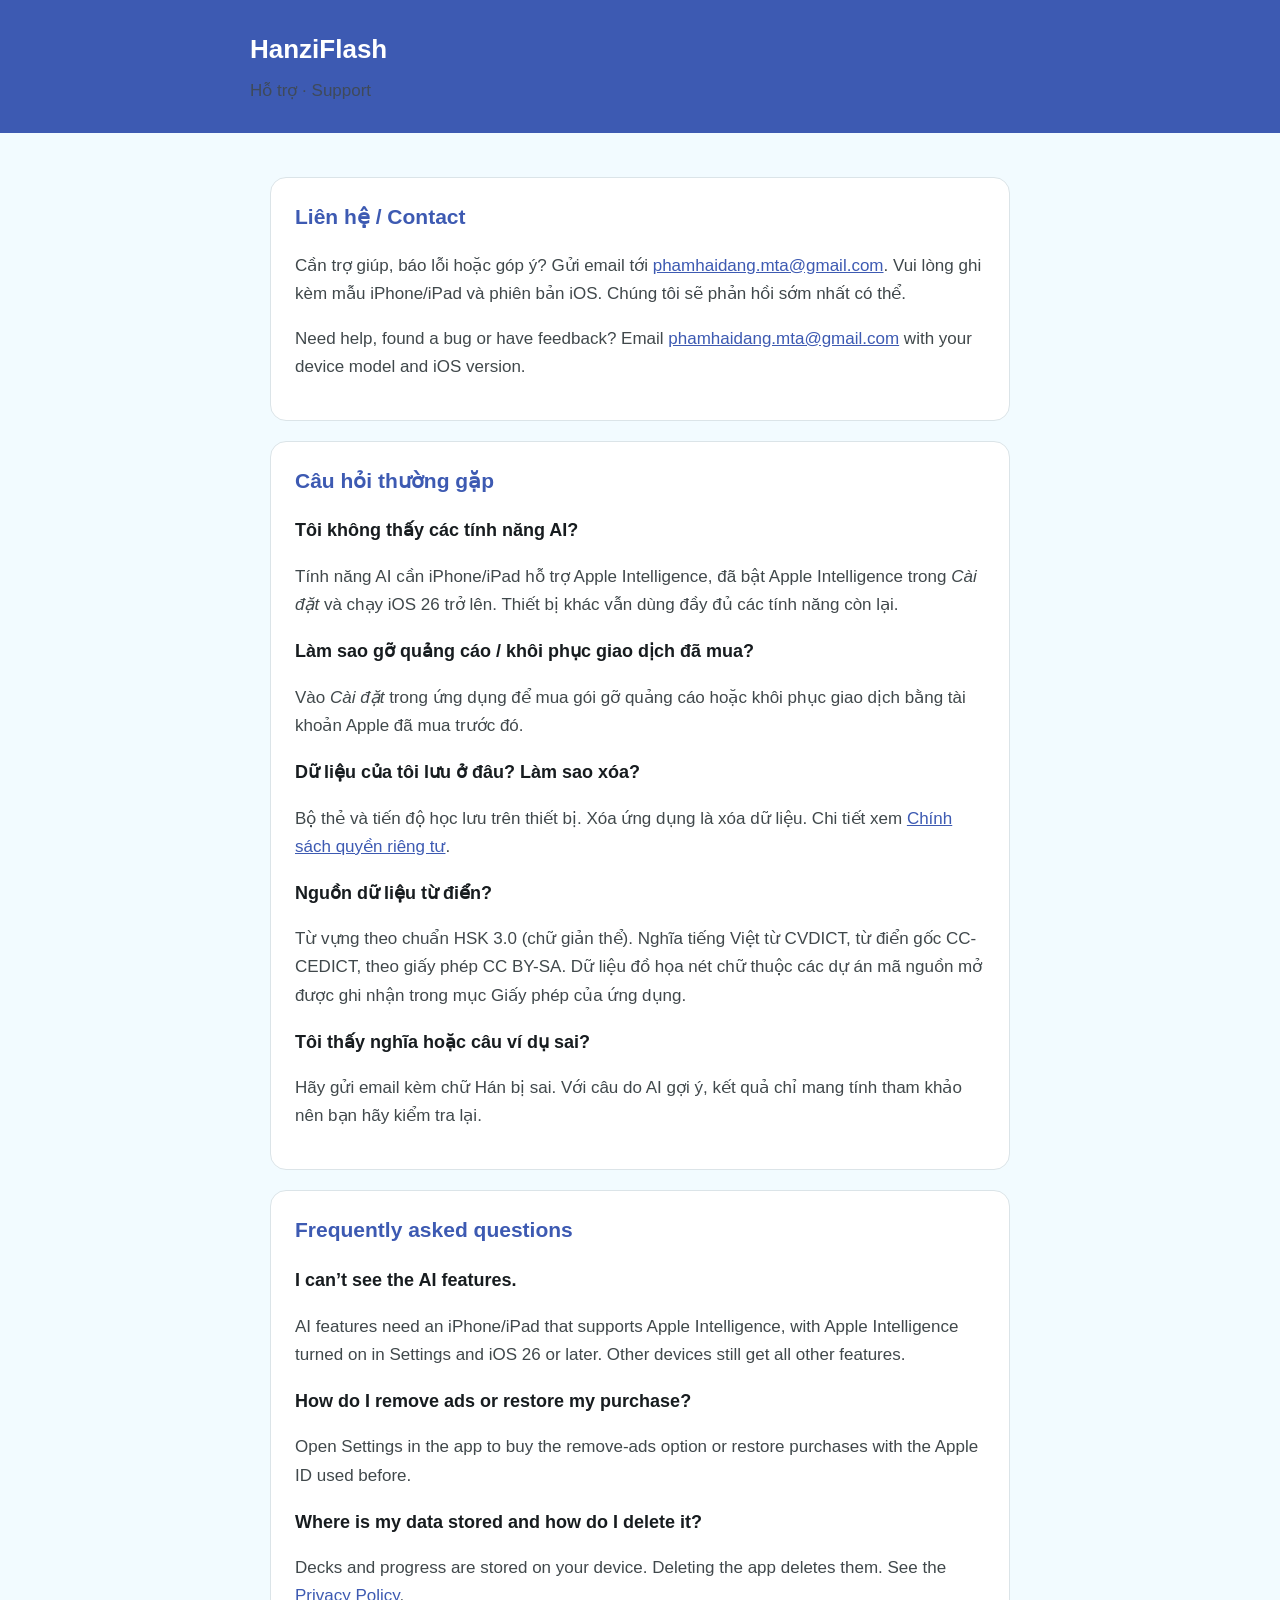
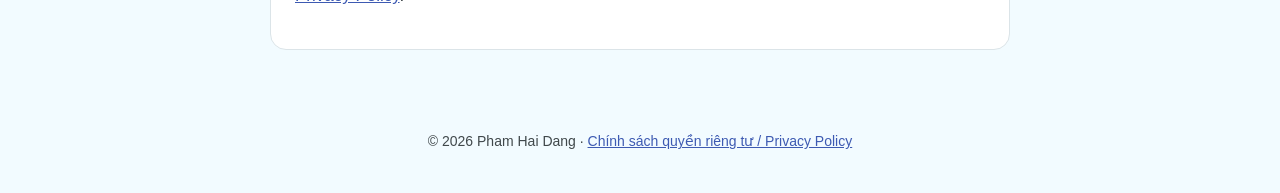
<file: index.html>
<!doctype html><html lang="vi"><head><meta charset="utf-8"><meta name="viewport" content="width=device-width,initial-scale=1">
<title>HanziFlash – Hỗ trợ / Support</title><link rel="stylesheet" href="style.css"></head><body>
<header><div class="in"><h1>HanziFlash</h1><p>Hỗ trợ · Support</p></div></header>
<main>
<section><h2>Liên hệ / Contact</h2>
<p>Cần trợ giúp, báo lỗi hoặc góp ý? Gửi email tới <a href="mailto:phamhaidang.mta@gmail.com">phamhaidang.mta@gmail.com</a>. Vui lòng ghi kèm mẫu iPhone/iPad và phiên bản iOS. Chúng tôi sẽ phản hồi sớm nhất có thể.</p>
<p>Need help, found a bug or have feedback? Email <a href="mailto:phamhaidang.mta@gmail.com">phamhaidang.mta@gmail.com</a> with your device model and iOS version.</p></section>

<section><h2>Câu hỏi thường gặp</h2>
<h3>Tôi không thấy các tính năng AI?</h3>
<p>Tính năng AI cần iPhone/iPad hỗ trợ Apple Intelligence, đã bật Apple Intelligence trong <i>Cài đặt</i> và chạy iOS 26 trở lên. Thiết bị khác vẫn dùng đầy đủ các tính năng còn lại.</p>
<h3>Làm sao gỡ quảng cáo / khôi phục giao dịch đã mua?</h3>
<p>Vào <i>Cài đặt</i> trong ứng dụng để mua gói gỡ quảng cáo hoặc khôi phục giao dịch bằng tài khoản Apple đã mua trước đó.</p>
<h3>Dữ liệu của tôi lưu ở đâu? Làm sao xóa?</h3>
<p>Bộ thẻ và tiến độ học lưu trên thiết bị. Xóa ứng dụng là xóa dữ liệu. Chi tiết xem <a href="privacy.html">Chính sách quyền riêng tư</a>.</p>
<h3>Nguồn dữ liệu từ điển?</h3>
<p>Từ vựng theo chuẩn HSK 3.0 (chữ giản thể). Nghĩa tiếng Việt từ CVDICT, từ điển gốc CC-CEDICT, theo giấy phép CC BY-SA. Dữ liệu đồ họa nét chữ thuộc các dự án mã nguồn mở được ghi nhận trong mục Giấy phép của ứng dụng.</p>
<h3>Tôi thấy nghĩa hoặc câu ví dụ sai?</h3>
<p>Hãy gửi email kèm chữ Hán bị sai. Với câu do AI gợi ý, kết quả chỉ mang tính tham khảo nên bạn hãy kiểm tra lại.</p>
</section>

<section><h2>Frequently asked questions</h2>
<h3>I can’t see the AI features.</h3>
<p>AI features need an iPhone/iPad that supports Apple Intelligence, with Apple Intelligence turned on in Settings and iOS 26 or later. Other devices still get all other features.</p>
<h3>How do I remove ads or restore my purchase?</h3>
<p>Open Settings in the app to buy the remove-ads option or restore purchases with the Apple ID used before.</p>
<h3>Where is my data stored and how do I delete it?</h3>
<p>Decks and progress are stored on your device. Deleting the app deletes them. See the <a href="privacy.html">Privacy Policy</a>.</p>
</section>
</main>
<footer>© 2026 Pham Hai Dang · <a href="privacy.html">Chính sách quyền riêng tư / Privacy Policy</a></footer>
</body></html>
</file>
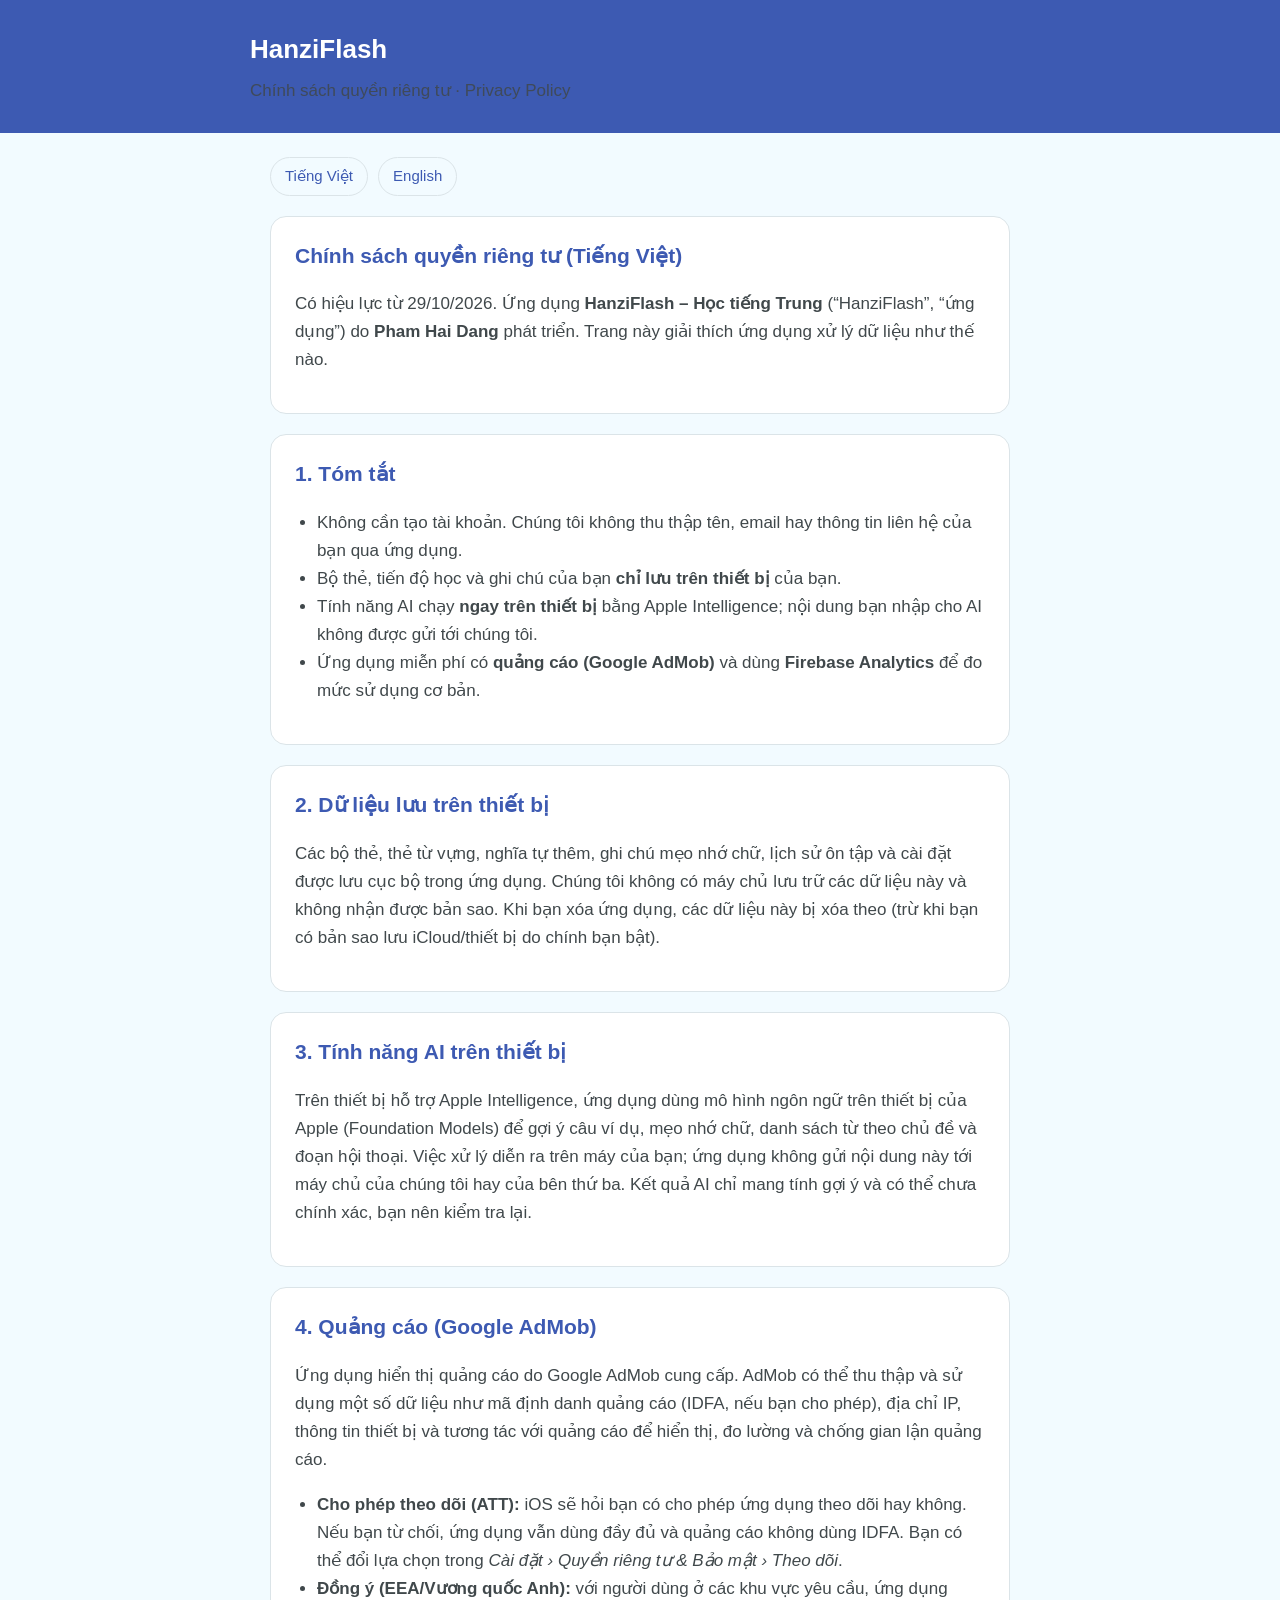
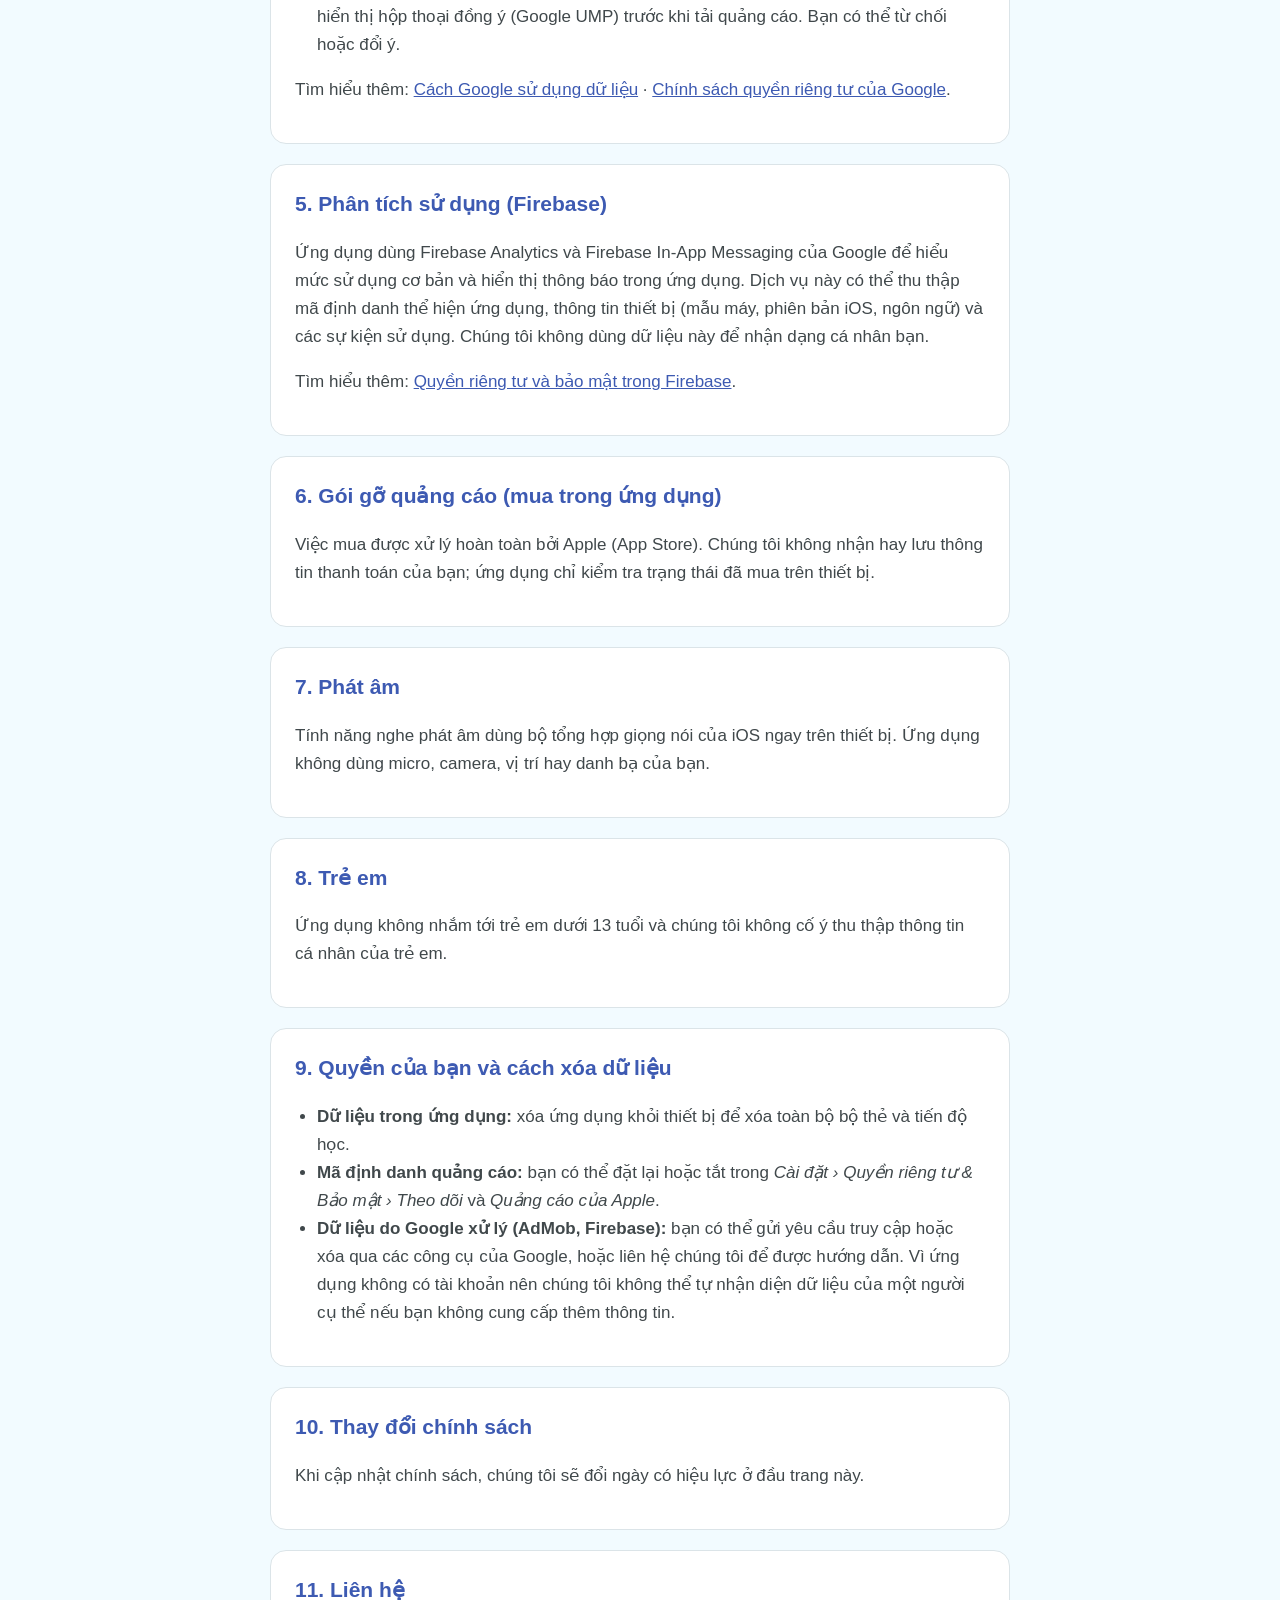
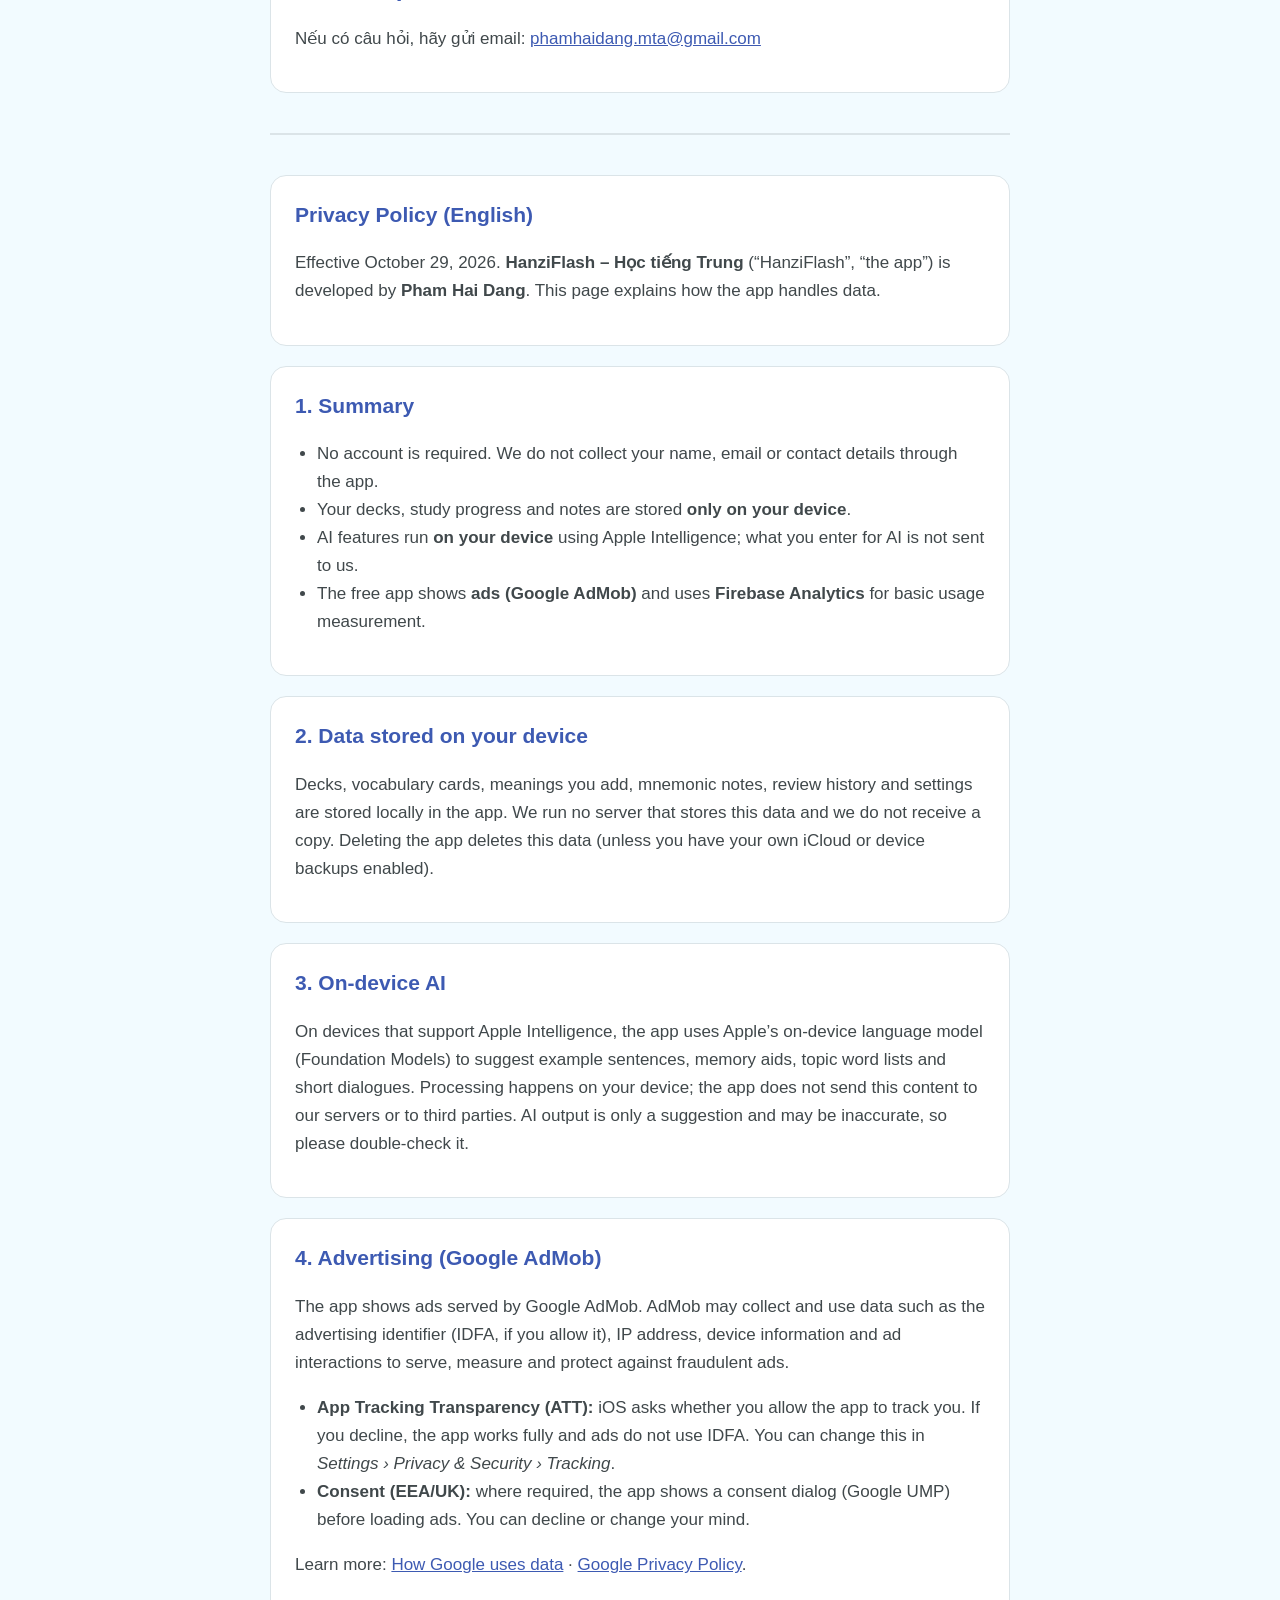
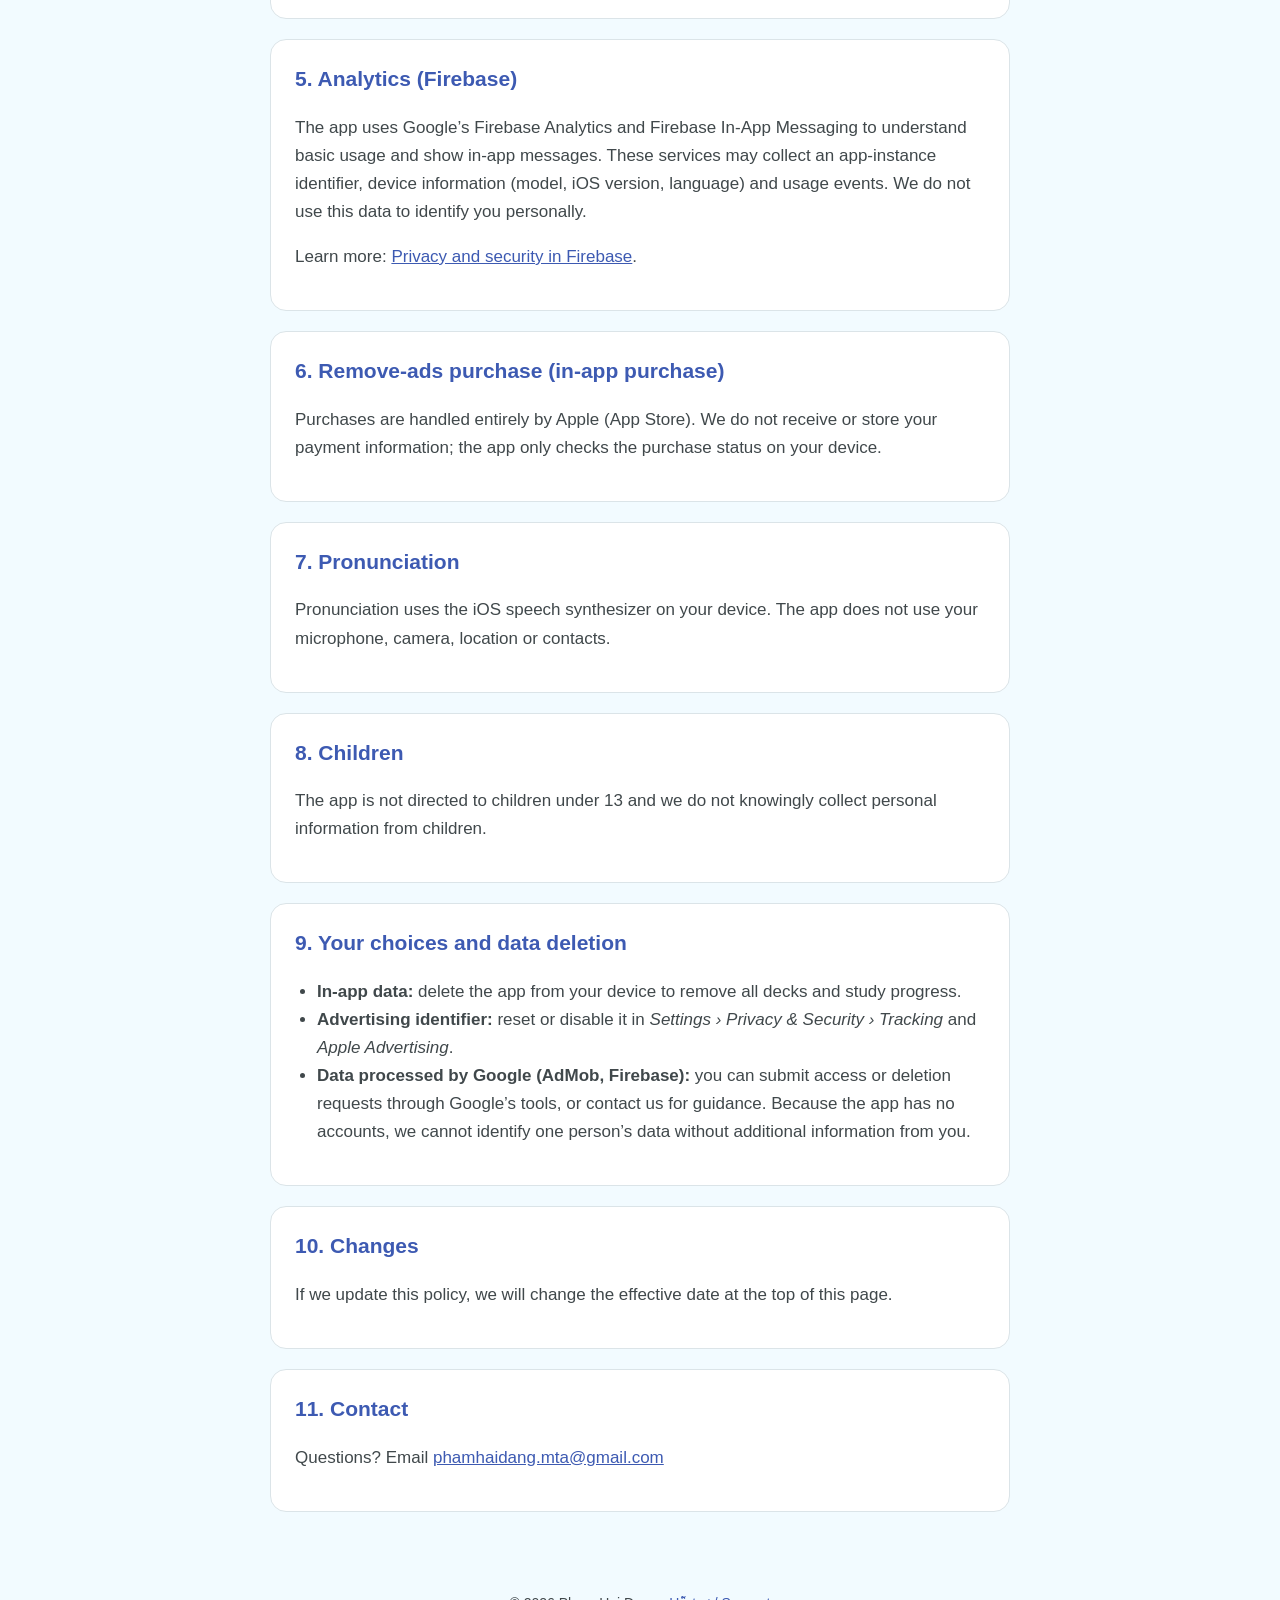
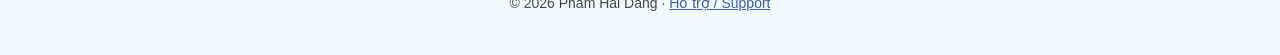
<file: privacy.html>
<!doctype html><html lang="vi"><head><meta charset="utf-8"><meta name="viewport" content="width=device-width,initial-scale=1">
<title>HanziFlash – Chính sách quyền riêng tư / Privacy Policy</title><link rel="stylesheet" href="style.css"></head><body>
<header><div class="in"><h1>HanziFlash</h1><p>Chính sách quyền riêng tư · Privacy Policy</p></div></header>
<main>
<div class="lang"><a href="#vi">Tiếng Việt</a><a href="#en">English</a></div>

<div id="vi">
<section><h2>Chính sách quyền riêng tư (Tiếng Việt)</h2>
<p>Có hiệu lực từ 29/10/2026. Ứng dụng <b>HanziFlash – Học tiếng Trung</b> (“HanziFlash”, “ứng dụng”) do <b>Pham Hai Dang</b> phát triển. Trang này giải thích ứng dụng xử lý dữ liệu như thế nào.</p></section>

<section><h2>1. Tóm tắt</h2>
<ul>
<li>Không cần tạo tài khoản. Chúng tôi không thu thập tên, email hay thông tin liên hệ của bạn qua ứng dụng.</li>
<li>Bộ thẻ, tiến độ học và ghi chú của bạn <b>chỉ lưu trên thiết bị</b> của bạn.</li>
<li>Tính năng AI chạy <b>ngay trên thiết bị</b> bằng Apple Intelligence; nội dung bạn nhập cho AI không được gửi tới chúng tôi.</li>
<li>Ứng dụng miễn phí có <b>quảng cáo (Google AdMob)</b> và dùng <b>Firebase Analytics</b> để đo mức sử dụng cơ bản.</li>
</ul></section>

<section><h2>2. Dữ liệu lưu trên thiết bị</h2>
<p>Các bộ thẻ, thẻ từ vựng, nghĩa tự thêm, ghi chú mẹo nhớ chữ, lịch sử ôn tập và cài đặt được lưu cục bộ trong ứng dụng. Chúng tôi không có máy chủ lưu trữ các dữ liệu này và không nhận được bản sao. Khi bạn xóa ứng dụng, các dữ liệu này bị xóa theo (trừ khi bạn có bản sao lưu iCloud/thiết bị do chính bạn bật).</p></section>

<section><h2>3. Tính năng AI trên thiết bị</h2>
<p>Trên thiết bị hỗ trợ Apple Intelligence, ứng dụng dùng mô hình ngôn ngữ trên thiết bị của Apple (Foundation Models) để gợi ý câu ví dụ, mẹo nhớ chữ, danh sách từ theo chủ đề và đoạn hội thoại. Việc xử lý diễn ra trên máy của bạn; ứng dụng không gửi nội dung này tới máy chủ của chúng tôi hay của bên thứ ba. Kết quả AI chỉ mang tính gợi ý và có thể chưa chính xác, bạn nên kiểm tra lại.</p></section>

<section><h2>4. Quảng cáo (Google AdMob)</h2>
<p>Ứng dụng hiển thị quảng cáo do Google AdMob cung cấp. AdMob có thể thu thập và sử dụng một số dữ liệu như mã định danh quảng cáo (IDFA, nếu bạn cho phép), địa chỉ IP, thông tin thiết bị và tương tác với quảng cáo để hiển thị, đo lường và chống gian lận quảng cáo.</p>
<ul>
<li><b>Cho phép theo dõi (ATT):</b> iOS sẽ hỏi bạn có cho phép ứng dụng theo dõi hay không. Nếu bạn từ chối, ứng dụng vẫn dùng đầy đủ và quảng cáo không dùng IDFA. Bạn có thể đổi lựa chọn trong <i>Cài đặt › Quyền riêng tư & Bảo mật › Theo dõi</i>.</li>
<li><b>Đồng ý (EEA/Vương quốc Anh):</b> với người dùng ở các khu vực yêu cầu, ứng dụng hiển thị hộp thoại đồng ý (Google UMP) trước khi tải quảng cáo. Bạn có thể từ chối hoặc đổi ý.</li>
</ul>
<p>Tìm hiểu thêm: <a href="https://policies.google.com/technologies/partner-sites">Cách Google sử dụng dữ liệu</a> · <a href="https://policies.google.com/privacy">Chính sách quyền riêng tư của Google</a>.</p></section>

<section><h2>5. Phân tích sử dụng (Firebase)</h2>
<p>Ứng dụng dùng Firebase Analytics và Firebase In-App Messaging của Google để hiểu mức sử dụng cơ bản và hiển thị thông báo trong ứng dụng. Dịch vụ này có thể thu thập mã định danh thể hiện ứng dụng, thông tin thiết bị (mẫu máy, phiên bản iOS, ngôn ngữ) và các sự kiện sử dụng. Chúng tôi không dùng dữ liệu này để nhận dạng cá nhân bạn.</p>
<p>Tìm hiểu thêm: <a href="https://firebase.google.com/support/privacy">Quyền riêng tư và bảo mật trong Firebase</a>.</p></section>

<section><h2>6. Gói gỡ quảng cáo (mua trong ứng dụng)</h2>
<p>Việc mua được xử lý hoàn toàn bởi Apple (App Store). Chúng tôi không nhận hay lưu thông tin thanh toán của bạn; ứng dụng chỉ kiểm tra trạng thái đã mua trên thiết bị.</p></section>

<section><h2>7. Phát âm</h2>
<p>Tính năng nghe phát âm dùng bộ tổng hợp giọng nói của iOS ngay trên thiết bị. Ứng dụng không dùng micro, camera, vị trí hay danh bạ của bạn.</p></section>

<section><h2>8. Trẻ em</h2>
<p>Ứng dụng không nhắm tới trẻ em dưới 13 tuổi và chúng tôi không cố ý thu thập thông tin cá nhân của trẻ em.</p></section>

<section><h2>9. Quyền của bạn và cách xóa dữ liệu</h2>
<ul>
<li><b>Dữ liệu trong ứng dụng:</b> xóa ứng dụng khỏi thiết bị để xóa toàn bộ bộ thẻ và tiến độ học.</li>
<li><b>Mã định danh quảng cáo:</b> bạn có thể đặt lại hoặc tắt trong <i>Cài đặt › Quyền riêng tư & Bảo mật › Theo dõi</i> và <i>Quảng cáo của Apple</i>.</li>
<li><b>Dữ liệu do Google xử lý (AdMob, Firebase):</b> bạn có thể gửi yêu cầu truy cập hoặc xóa qua các công cụ của Google, hoặc liên hệ chúng tôi để được hướng dẫn. Vì ứng dụng không có tài khoản nên chúng tôi không thể tự nhận diện dữ liệu của một người cụ thể nếu bạn không cung cấp thêm thông tin.</li>
</ul></section>

<section><h2>10. Thay đổi chính sách</h2>
<p>Khi cập nhật chính sách, chúng tôi sẽ đổi ngày có hiệu lực ở đầu trang này.</p></section>

<section><h2>11. Liên hệ</h2>
<p>Nếu có câu hỏi, hãy gửi email: <a href="mailto:phamhaidang.mta@gmail.com">phamhaidang.mta@gmail.com</a></p></section>
</div>

<hr style="border:none;border-top:2px solid var(--line);margin:40px 0">

<div id="en">
<section><h2>Privacy Policy (English)</h2>
<p>Effective October 29, 2026. <b>HanziFlash – Học tiếng Trung</b> (“HanziFlash”, “the app”) is developed by <b>Pham Hai Dang</b>. This page explains how the app handles data.</p></section>

<section><h2>1. Summary</h2>
<ul>
<li>No account is required. We do not collect your name, email or contact details through the app.</li>
<li>Your decks, study progress and notes are stored <b>only on your device</b>.</li>
<li>AI features run <b>on your device</b> using Apple Intelligence; what you enter for AI is not sent to us.</li>
<li>The free app shows <b>ads (Google AdMob)</b> and uses <b>Firebase Analytics</b> for basic usage measurement.</li>
</ul></section>

<section><h2>2. Data stored on your device</h2>
<p>Decks, vocabulary cards, meanings you add, mnemonic notes, review history and settings are stored locally in the app. We run no server that stores this data and we do not receive a copy. Deleting the app deletes this data (unless you have your own iCloud or device backups enabled).</p></section>

<section><h2>3. On-device AI</h2>
<p>On devices that support Apple Intelligence, the app uses Apple’s on-device language model (Foundation Models) to suggest example sentences, memory aids, topic word lists and short dialogues. Processing happens on your device; the app does not send this content to our servers or to third parties. AI output is only a suggestion and may be inaccurate, so please double-check it.</p></section>

<section><h2>4. Advertising (Google AdMob)</h2>
<p>The app shows ads served by Google AdMob. AdMob may collect and use data such as the advertising identifier (IDFA, if you allow it), IP address, device information and ad interactions to serve, measure and protect against fraudulent ads.</p>
<ul>
<li><b>App Tracking Transparency (ATT):</b> iOS asks whether you allow the app to track you. If you decline, the app works fully and ads do not use IDFA. You can change this in <i>Settings › Privacy &amp; Security › Tracking</i>.</li>
<li><b>Consent (EEA/UK):</b> where required, the app shows a consent dialog (Google UMP) before loading ads. You can decline or change your mind.</li>
</ul>
<p>Learn more: <a href="https://policies.google.com/technologies/partner-sites">How Google uses data</a> · <a href="https://policies.google.com/privacy">Google Privacy Policy</a>.</p></section>

<section><h2>5. Analytics (Firebase)</h2>
<p>The app uses Google’s Firebase Analytics and Firebase In-App Messaging to understand basic usage and show in-app messages. These services may collect an app-instance identifier, device information (model, iOS version, language) and usage events. We do not use this data to identify you personally.</p>
<p>Learn more: <a href="https://firebase.google.com/support/privacy">Privacy and security in Firebase</a>.</p></section>

<section><h2>6. Remove-ads purchase (in-app purchase)</h2>
<p>Purchases are handled entirely by Apple (App Store). We do not receive or store your payment information; the app only checks the purchase status on your device.</p></section>

<section><h2>7. Pronunciation</h2>
<p>Pronunciation uses the iOS speech synthesizer on your device. The app does not use your microphone, camera, location or contacts.</p></section>

<section><h2>8. Children</h2>
<p>The app is not directed to children under 13 and we do not knowingly collect personal information from children.</p></section>

<section><h2>9. Your choices and data deletion</h2>
<ul>
<li><b>In-app data:</b> delete the app from your device to remove all decks and study progress.</li>
<li><b>Advertising identifier:</b> reset or disable it in <i>Settings › Privacy &amp; Security › Tracking</i> and <i>Apple Advertising</i>.</li>
<li><b>Data processed by Google (AdMob, Firebase):</b> you can submit access or deletion requests through Google’s tools, or contact us for guidance. Because the app has no accounts, we cannot identify one person’s data without additional information from you.</li>
</ul></section>

<section><h2>10. Changes</h2>
<p>If we update this policy, we will change the effective date at the top of this page.</p></section>

<section><h2>11. Contact</h2>
<p>Questions? Email <a href="mailto:phamhaidang.mta@gmail.com">phamhaidang.mta@gmail.com</a></p></section>
</div>
</main>
<footer>© 2026 Pham Hai Dang · <a href="index.html">Hỗ trợ / Support</a></footer>
</body></html>
</file>
<file: style.css>
:root{--bg:#F2FBFF;--card:#fff;--ink:#171C1F;--sub:#40484B;--brand:#3D5AB2;--line:#DBE4E8}
@media (prefers-color-scheme:dark){:root{--bg:#10151A;--card:#1A2128;--ink:#EAEFF1;--sub:#B3BEC4;--brand:#8FA6F0;--line:#2C363E}}
*{box-sizing:border-box}
body{margin:0;background:var(--bg);color:var(--ink);font:17px/1.65 -apple-system,BlinkMacSystemFont,"Segoe UI",Roboto,Helvetica,Arial,sans-serif}
header{background:#3D5AB2;color:#fff;padding:28px 20px}
header .in,main{max-width:780px;margin:0 auto}
header h1{margin:0;font-size:26px}header p{margin:6px 0 0;opacity:.85}
main{padding:24px 20px 60px}
section{background:var(--card);border:1px solid var(--line);border-radius:16px;padding:22px 24px;margin:20px 0}
h2{margin:0 0 10px;font-size:21px;color:var(--brand)}h3{margin:18px 0 6px;font-size:18px}
p,li{color:var(--sub)}a{color:var(--brand)}
ul{padding-left:22px}
.lang{display:flex;gap:10px;margin:0 0 6px}
.lang a{padding:6px 14px;border:1px solid var(--line);border-radius:999px;text-decoration:none;font-size:15px}
footer{text-align:center;color:var(--sub);font-size:14px;padding:0 20px 40px}
</file>
